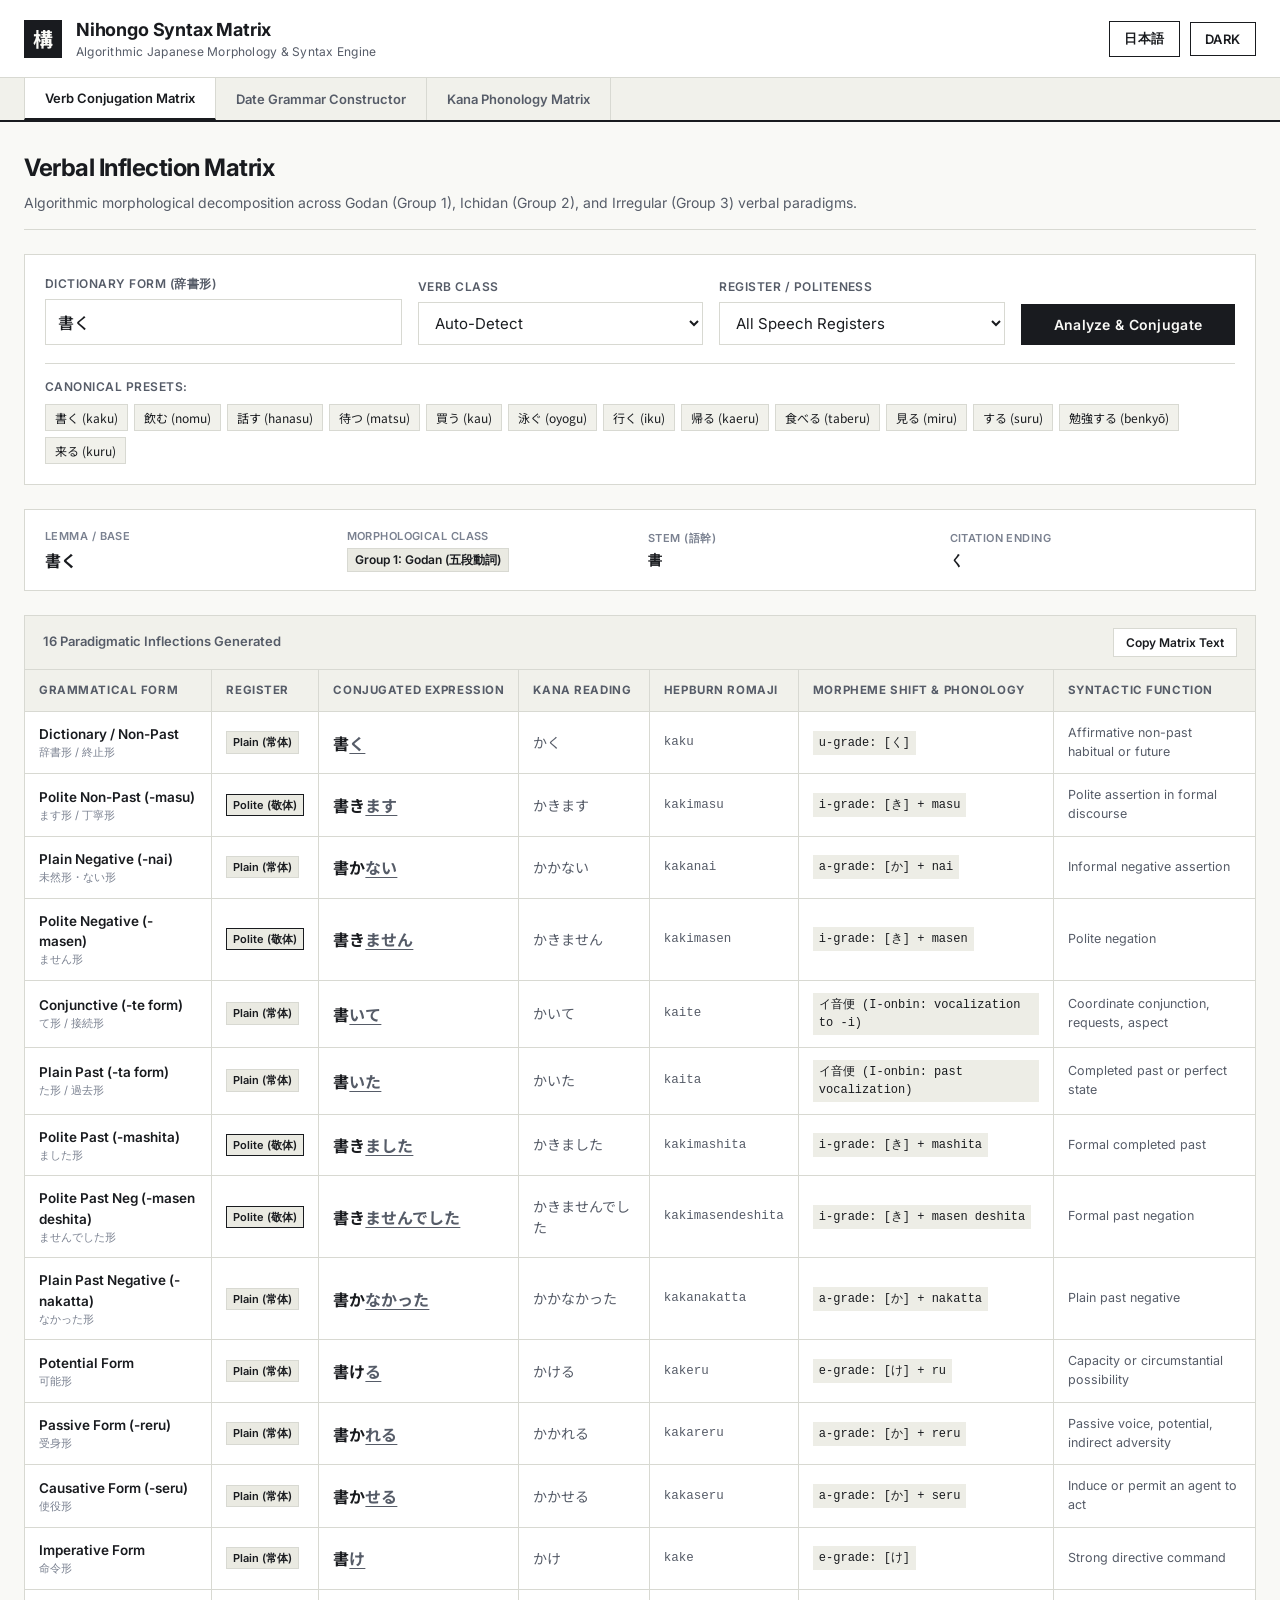
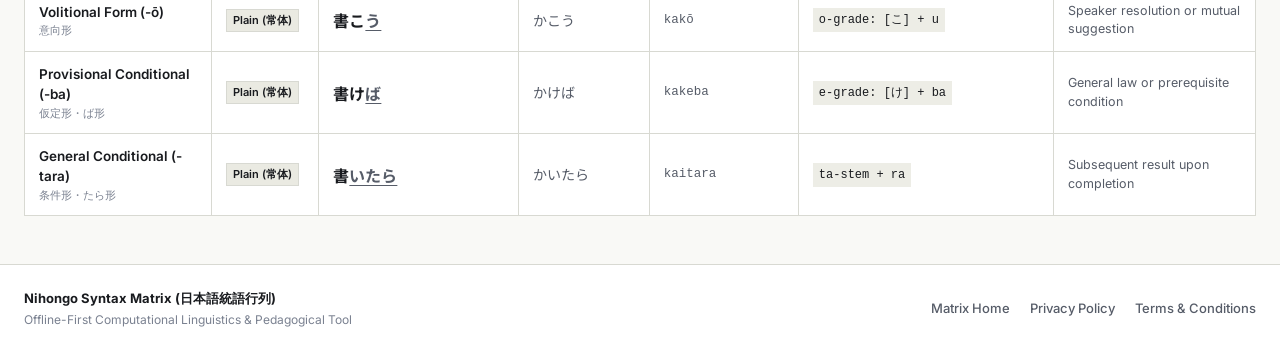
<file: index.html>
<!DOCTYPE html>
<html lang="en" data-theme="light">
<head>
  <meta charset="UTF-8">
  <meta name="viewport" content="width=device-width, initial-scale=1.0">
  <meta name="description" content="Nihongo Syntax Matrix: An offline-first algorithmic Japanese verb conjugator, morphological analyzer, and date grammar system.">
  <title>Nihongo Syntax Matrix | 日本語統語行列</title>
  <link rel="icon" type="image/svg+xml" href="data:image/svg+xml,%3Csvg xmlns='http://www.w3.org/2000/svg' viewBox='0 0 32 32'%3E%3Crect width='32' height='32' fill='%23191B1F'/%3E%3Ctext x='16' y='23' font-family='Noto Sans JP, sans-serif' font-size='18' font-weight='700' fill='%23F9F9F6' text-anchor='middle'%3E構%3C/text%3E%3C/svg%3E">
  <link rel="preconnect" href="https://fonts.googleapis.com">
  <link rel="preconnect" href="https://fonts.gstatic.com" crossorigin>
  <link href="https://fonts.googleapis.com/css2?family=Inter:wght@400;500;600;700&family=Noto+Sans+JP:wght@400;500;700&display=swap" rel="stylesheet">
  <link rel="stylesheet" href="style.css">
</head>
<body>
  <header class="app-header">
    <div class="header-inner">
      <div class="brand">
        <span class="brand-glyph">構</span>
        <div class="brand-text">
          <h1 class="brand-title" data-i18n="app_title">Nihongo Syntax Matrix</h1>
          <span class="brand-subtitle" data-i18n="app_subtitle">Algorithmic Japanese Morphology &amp; Syntax Engine</span>
        </div>
      </div>
      <nav class="nav-controls">
        <button id="lang-toggle" class="lang-toggle" type="button" aria-label="Toggle language">日本語</button>
        <button id="theme-toggle" class="theme-toggle" type="button" aria-label="Toggle theme">DARK</button>
      </nav>
    </div>
    <div class="sub-nav">
      <div class="tab-list" role="tablist">
        <button class="tab-btn active" data-tab="verb" role="tab" aria-selected="true" data-i18n="tab_verbs">Verb Conjugation Matrix</button>
        <button class="tab-btn" data-tab="date" role="tab" aria-selected="false" data-i18n="tab_dates">Date Grammar Constructor</button>
        <button class="tab-btn" data-tab="kana" role="tab" aria-selected="false" data-i18n="tab_kana">Kana Phonology Matrix</button>
      </div>
    </div>
  </header>

  <main class="app-main">
    <section id="section-verb" class="view-panel active" role="tabpanel">
      <div class="panel-header">
        <div class="panel-heading">
          <h2 data-i18n="verb_heading">Verbal Inflection Matrix</h2>
          <p class="panel-desc" data-i18n="verb_desc">Algorithmic morphological decomposition across Godan (Group 1), Ichidan (Group 2), and Irregular (Group 3) verbal paradigms.</p>
        </div>
      </div>

      <div class="control-box">
        <form id="verb-form" class="verb-form" onsubmit="return false;">
          <div class="form-group verb-field">
            <label for="verb-input" data-i18n="label_verb_input">Dictionary Form (辞書形)</label>
            <input type="text" id="verb-input" class="verb-input" placeholder="e.g., 書く, 食べる, 行く, くる..." value="書く" autocomplete="off" spellcheck="false">
          </div>

          <div class="form-group group-field">
            <label for="group-select" data-i18n="label_group_select">Verb Class</label>
            <select id="group-select" class="group-select">
              <option value="auto" data-i18n="opt_auto">Auto-Detect</option>
              <option value="godan" data-i18n="opt_godan">Group 1: Godan (五段動詞)</option>
              <option value="ichidan" data-i18n="opt_ichidan">Group 2: Ichidan (一段動詞)</option>
              <option value="irregular-suru" data-i18n="opt_suru">Group 3: Irregular する (サ変動詞)</option>
              <option value="irregular-kuru" data-i18n="opt_kuru">Group 3: Irregular くる (カ変動詞)</option>
            </select>
          </div>

          <div class="form-group filter-field">
            <label for="filter-select" data-i18n="label_filter_select">Register / Politeness</label>
            <select id="filter-select" class="filter-select">
              <option value="all" data-i18n="opt_filter_all">All Speech Registers</option>
              <option value="plain" data-i18n="opt_filter_plain">Plain Form (常体 / だ・である)</option>
              <option value="polite" data-i18n="opt_filter_polite">Polite Form (敬体 / です・ます)</option>
            </select>
          </div>

          <div class="form-group action-field">
            <label>&nbsp;</label>
            <button id="conjugate-btn" class="conjugate-btn" type="button" data-i18n="btn_conjugate">Analyze &amp; Conjugate</button>
          </div>
        </form>

        <div class="preset-row">
          <span class="preset-label" data-i18n="preset_label">Canonical Presets:</span>
          <div class="preset-buttons">
            <button class="preset-btn" type="button" data-verb="書く" data-group="godan">書く (kaku)</button>
            <button class="preset-btn" type="button" data-verb="飲む" data-group="godan">飲む (nomu)</button>
            <button class="preset-btn" type="button" data-verb="話す" data-group="godan">話す (hanasu)</button>
            <button class="preset-btn" type="button" data-verb="待つ" data-group="godan">待つ (matsu)</button>
            <button class="preset-btn" type="button" data-verb="買う" data-group="godan">買う (kau)</button>
            <button class="preset-btn" type="button" data-verb="泳ぐ" data-group="godan">泳ぐ (oyogu)</button>
            <button class="preset-btn" type="button" data-verb="行く" data-group="godan">行く (iku)</button>
            <button class="preset-btn" type="button" data-verb="帰る" data-group="godan">帰る (kaeru)</button>
            <button class="preset-btn" type="button" data-verb="食べる" data-group="ichidan">食べる (taberu)</button>
            <button class="preset-btn" type="button" data-verb="見る" data-group="ichidan">見る (miru)</button>
            <button class="preset-btn" type="button" data-verb="する" data-group="irregular-suru">する (suru)</button>
            <button class="preset-btn" type="button" data-verb="勉強する" data-group="irregular-suru">勉強する (benkyō)</button>
            <button class="preset-btn" type="button" data-verb="来る" data-group="irregular-kuru">来る (kuru)</button>
          </div>
        </div>
      </div>

      <div id="verb-summary" class="summary-card">
      </div>

      <div class="matrix-wrapper">
        <div class="matrix-toolbar">
          <span class="matrix-status" id="matrix-count">16 Paradigmatic Inflections Generated</span>
          <button id="copy-matrix-btn" class="util-btn" type="button" data-i18n="btn_copy_matrix">Copy Matrix Text</button>
        </div>
        <div class="matrix-table-container">
          <table class="matrix-table" id="matrix-table">
            <thead>
              <tr>
                <th data-i18n="th_form">Grammatical Form</th>
                <th data-i18n="th_register">Register</th>
                <th data-i18n="th_conjugated">Conjugated Expression</th>
                <th data-i18n="th_reading">Kana Reading</th>
                <th data-i18n="th_romaji">Hepburn Romaji</th>
                <th data-i18n="th_morpheme">Morpheme Shift &amp; Phonology</th>
                <th data-i18n="th_syntax">Syntactic Function</th>
              </tr>
            </thead>
            <tbody id="matrix-body">
            </tbody>
          </table>
        </div>
      </div>
    </section>

    <section id="section-date" class="view-panel" role="tabpanel">
      <div class="panel-header">
        <div class="panel-heading">
          <h2 data-i18n="date_heading">Calendar &amp; Temporal Syntax Constructor</h2>
          <p class="panel-desc" data-i18n="date_desc">Structural composition of Japanese date syntax (Year, Month, Day, Weekday), phonological mutations (音便), and particle assignment rules.</p>
        </div>
      </div>

      <div class="control-box">
        <div class="date-controls-grid">
          <div class="form-group">
            <label for="date-picker-input" data-i18n="label_date_picker">Interactive Date Selector</label>
            <input type="date" id="date-picker-input" class="date-picker-input">
          </div>
          <div class="form-group">
            <label for="year-select" data-i18n="label_year_input">Year (西暦年)</label>
            <input type="number" id="year-select" class="year-select" min="1868" max="2100" value="2026">
          </div>
          <div class="form-group">
            <label for="month-select" data-i18n="label_month_input">Month (月)</label>
            <select id="month-select" class="month-select"></select>
          </div>
          <div class="form-group">
            <label for="day-select" data-i18n="label_day_input">Day (日)</label>
            <select id="day-select" class="day-select"></select>
          </div>
          <div class="form-group action-field">
            <label>&nbsp;</label>
            <button id="set-today-btn" class="conjugate-btn" type="button" data-i18n="btn_today">Set to Today</button>
          </div>
        </div>
      </div>

      <div class="date-display-grid">
        <div class="date-card primary-card">
          <span class="card-caption" data-i18n="caption_standard_date">Standard Written Format (年月日)</span>
          <div class="date-kanji-large" id="date-kanji-display">2026年10月17日 (土)</div>
          <div class="date-era-line" id="date-era-display">令和8年10月17日 (土曜日)</div>
          <div class="date-kana-line" id="date-kana-display">にせんにじゅうろくねん じゅうがつ じゅうしちにち (どようび)</div>
          <div class="date-romaji-line" id="date-romaji-display">nisen nijūroku-nen jū-gatsu jūshichi-nichi (doyōbi)</div>
        </div>

        <div class="date-card breakdown-card">
          <span class="card-caption" data-i18n="caption_phonology_breakdown">Component Phonological Breakdown</span>
          <div class="breakdown-grid" id="date-breakdown-grid">
          </div>
        </div>
      </div>

      <div class="rules-container">
        <h3 class="rules-heading" data-i18n="heading_particle_rules">Syntactic Constraints &amp; Particle Mechanics</h3>
        <div class="rules-grid">
          <div class="rule-box">
            <div class="rule-badge" data-i18n="rule_badge_ni">Temporal Marker に (ni)</div>
            <h4 data-i18n="rule_ni_title">Absolute vs Relative Time Rule</h4>
            <p data-i18n="rule_ni_body" data-i18n-html>The case particle <strong>に (ni)</strong> marks an absolute, mathematically defined temporal point on the calendar. Conversely, relative temporal nouns (今日, 明日, 来週, 去年) strictly reject に.</p>
            <div class="rule-examples">
              <div class="example-item correct">
                <span class="status-marker">✓</span>
                <span class="example-text" id="sample-ni-valid">2026年10月17日<strong>に</strong>会議があります。</span>
                <span class="example-sub" data-i18n="sub_ni_valid">Grammatically required: Fixed calendar coordinate</span>
              </div>
              <div class="example-item incorrect">
                <span class="status-marker">✕</span>
                <span class="example-text">明日<strong>に</strong>会議があります。 (Unnatural)</span>
                <span class="example-sub" data-i18n="sub_ni_invalid">Syntax violation: Relative deictic noun blocks particle に</span>
              </div>
            </div>
          </div>

          <div class="rule-box">
            <div class="rule-badge" data-i18n="rule_badge_range">Span Markers から / まで</div>
            <h4 data-i18n="rule_range_title">Temporal Boundaries (Source &amp; Goal)</h4>
            <p data-i18n="rule_range_body" data-i18n-html>The postpositional particles <strong>から (kara)</strong> and <strong>まで (made)</strong> define the initial boundary (ablatival) and terminating boundary (terminative) of an interval.</p>
            <div class="rule-examples">
              <div class="example-item correct">
                <span class="status-marker">✓</span>
                <span class="example-text" id="sample-range">10月10日<strong>から</strong>10月17日<strong>まで</strong>研修を行います。</span>
                <span class="example-sub" data-i18n="sub_range_desc">Bounded interval: From the 10th until the 17th</span>
              </div>
            </div>
          </div>

          <div class="rule-box">
            <div class="rule-badge" data-i18n="rule_badge_counter">Calendar Date vs. Duration Counter</div>
            <h4 data-i18n="rule_counter_title">Point vs Interval Counter Morphology</h4>
            <p data-i18n="rule_counter_body" data-i18n-html>A calendar date identifies a precise location on the calendar, whereas duration expressions append the counter interval suffix <strong>間 (kan)</strong>.</p>
            <div class="rule-examples">
              <div class="example-item neutral">
                <span class="status-marker">・</span>
                <span class="example-text"><strong>1日</strong> (ついたち / tsuitachi) = 1st day of the month</span>
                <span class="example-sub" data-i18n="sub_counter_point">Point on calendar: Archaic 'tsukitachi' (moon rise)</span>
              </div>
              <div class="example-item neutral">
                <span class="status-marker">・</span>
                <span class="example-text"><strong>1日間</strong> (いちにちかん / ichinichikan) = For one day</span>
                <span class="example-sub" data-i18n="sub_counter_duration">Temporal duration: Sino-Japanese reading + 間 suffix</span>
              </div>
            </div>
          </div>
        </div>

        <div class="synthesizer-card">
          <div class="synthesizer-header">
            <h4 data-i18n="synthesizer_title">Contextual Sentence Synthesizer</h4>
            <p data-i18n="synthesizer_desc">Generate authentic Japanese sentences integrating the selected date with correct particle case frames.</p>
          </div>
          <div class="synthesizer-controls">
            <label for="predicate-select" data-i18n="label_predicate">Predicate Frame</label>
            <select id="predicate-select" class="predicate-select">
              <option value="meeting" data-i18n="pred_meeting">Point in Time: 会議があります (There is a meeting)</option>
              <option value="travel" data-i18n="pred_travel">Arrival Point: 日本へ行きます (I will go to Japan)</option>
              <option value="exam" data-i18n="pred_exam">Starting Point: 試験が始まります (The exam begins)</option>
              <option value="duration" data-i18n="pred_duration">Duration: 滞在します (I will stay)</option>
              <option value="deadline" data-i18n="pred_deadline">Deadline: レポートを提出します (I will submit the report)</option>
            </select>
          </div>
          <div class="synthesizer-output">
            <div class="synth-sentence" id="synth-sentence-ja">2026年10月17日に会議があります。</div>
            <div class="synth-reading" id="synth-sentence-kana">にせんにじゅうろくねん じゅうがつ じゅうしちにち に かいぎ が あります。</div>
            <div class="synth-gloss" id="synth-sentence-gloss">There is a meeting on October 17, 2026.</div>
          </div>
        </div>
      </div>
    </section>

    <section id="section-kana" class="view-panel" role="tabpanel">
      <div class="panel-header">
        <div class="panel-heading">
          <h2 data-i18n="kana_heading">Gojūon Phonology Matrix &amp; Verb Dan Association</h2>
          <p class="panel-desc" data-i18n="kana_desc">The classical Japanese phonetic grid (五十音図) mapping the five vowel grades (段: a, i, u, e, o) to Godan verbal stem transformations.</p>
        </div>
      </div>

      <div class="kana-layout-grid">
        <div class="kana-explanation-card">
          <h3 data-i18n="kana_explain_title">Structural Connection to Godan Inflection</h3>
          <p data-i18n="kana_explain_p1" data-i18n-html>In Japanese grammatical pedagogy, <strong>Godan (五段)</strong> literally translates to <em>"five grades"</em> or <em>"five steps"</em>. A Group 1 verb shifts its base consonant across all five vowel rows of the syllabary:</p>
          <ul class="dan-list">
            <li data-i18n="dan_a" data-i18n-html><strong>あ段 (a-grade):</strong> Irrealis stem (未然形) used for negative <em>-nai</em>, passive <em>-reru</em>, and causative <em>-seru</em>. (Note: Endings in <em>-u</em> shift to <em>-wa</em>).</li>
            <li data-i18n="dan_i" data-i18n-html><strong>い段 (i-grade):</strong> Continuative stem (連用形) used for polite <em>-masu</em>, compound verbs, and noun conversion.</li>
            <li data-i18n="dan_u" data-i18n-html><strong>う段 (u-grade):</strong> Terminal / Attributive form (終止形 / 連体形), the standard citation or dictionary form.</li>
            <li data-i18n="dan_e" data-i18n-html><strong>え段 (e-grade):</strong> Imperative (命令形) and Hypothetical stem (仮定形) for conditional <em>-ba</em> and potential verbs.</li>
            <li data-i18n="dan_o" data-i18n-html><strong>お段 (o-grade):</strong> Volitional stem (意向形) combined with <em>-u</em> (e.g., 書く → 書こう / kakō).</li>
          </ul>
        </div>

        <div class="kana-matrix-card">
          <div class="kana-toolbar">
            <div class="kana-toggle-group">
              <button class="kana-mode-btn active" data-script="hiragana" type="button">平仮名 (Hiragana)</button>
              <button class="kana-mode-btn" data-script="katakana" type="button">片仮名 (Katakana)</button>
            </div>
            <span class="kana-legend" data-i18n="kana_legend">5 Vowel Grades (段) × 10 Consonant Rows (行)</span>
          </div>
          <div class="kana-grid-container" id="kana-grid-container">
          </div>
        </div>
      </div>
    </section>
  </main>

  <footer class="app-footer">
    <div class="footer-inner">
      <div class="footer-left">
        <span class="footer-title">Nihongo Syntax Matrix (日本語統語行列)</span>
        <span class="footer-sub" data-i18n="footer_sub">Offline-First Computational Linguistics &amp; Pedagogical Tool</span>
      </div>
      <div class="footer-links">
        <a href="index.html" class="footer-link" data-i18n="link_home">Matrix Home</a>
        <a href="privacy.html" class="footer-link" data-i18n="link_privacy">Privacy Policy</a>
        <a href="terms.html" class="footer-link" data-i18n="link_terms">Terms &amp; Conditions</a>
      </div>
    </div>
  </footer>

  <script src="script.js"></script>
</body>
</html>
</file>
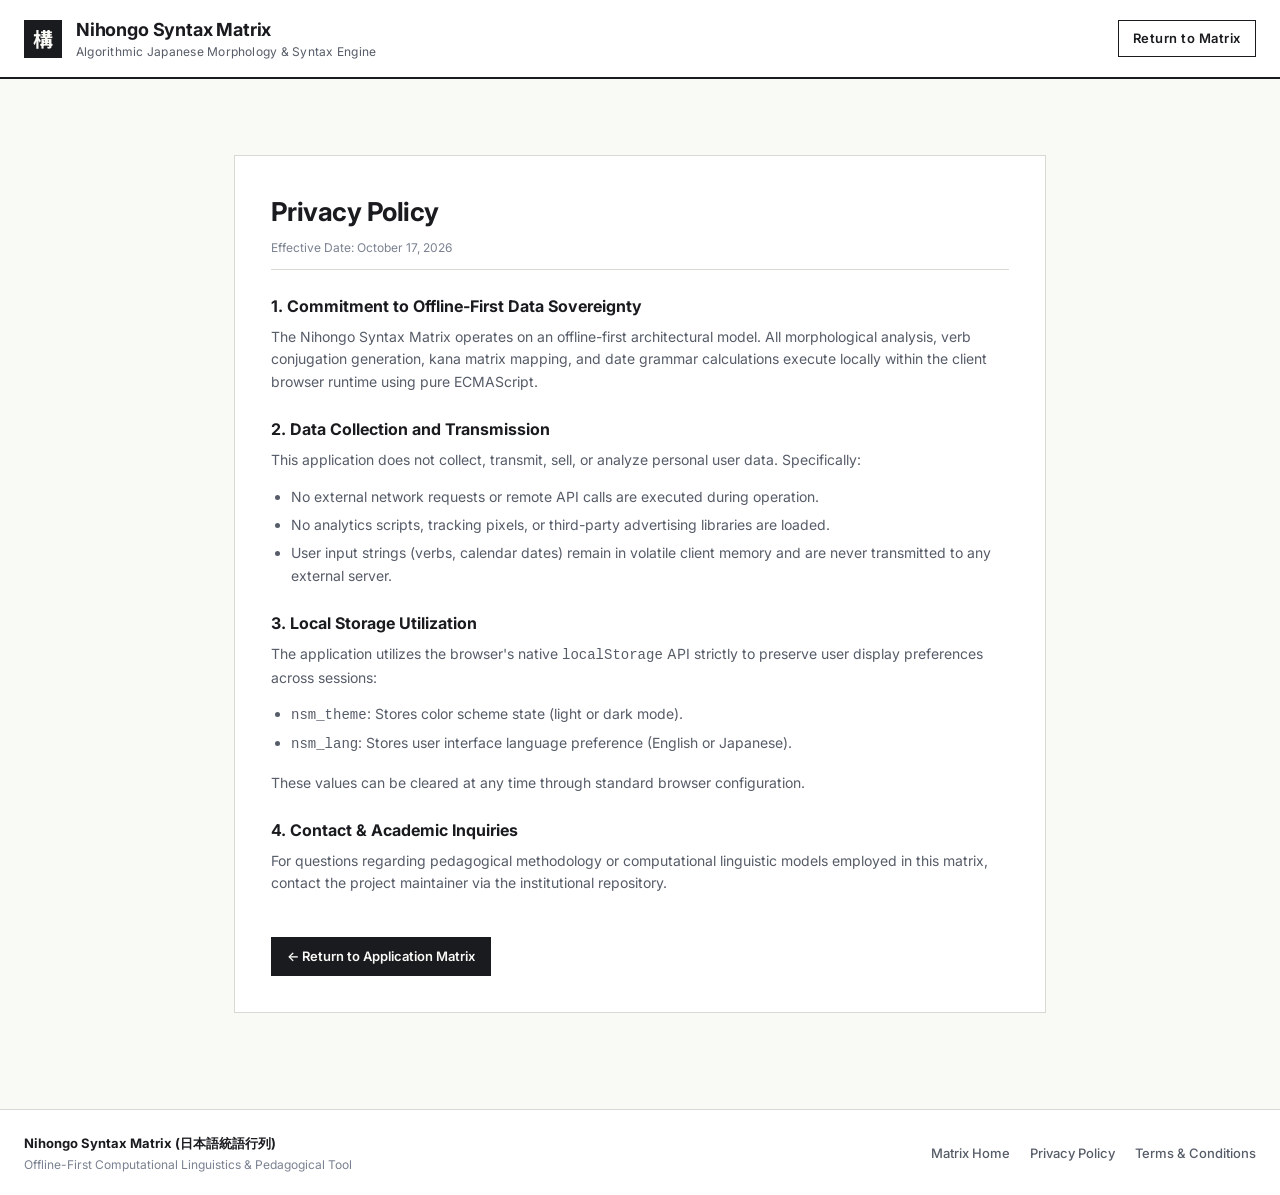
<file: privacy.html>
<!DOCTYPE html>
<html lang="en" data-theme="light">
<head>
  <meta charset="UTF-8">
  <meta name="viewport" content="width=device-width, initial-scale=1.0">
  <title>Privacy Policy | Nihongo Syntax Matrix</title>
  <link rel="icon" type="image/svg+xml" href="data:image/svg+xml,%3Csvg xmlns='http://www.w3.org/2000/svg' viewBox='0 0 32 32'%3E%3Crect width='32' height='32' fill='%23191B1F'/%3E%3Ctext x='16' y='23' font-family='Noto Sans JP, sans-serif' font-size='18' font-weight='700' fill='%23F9F9F6' text-anchor='middle'%3E構%3C/text%3E%3C/svg%3E">
  <link rel="preconnect" href="https://fonts.googleapis.com">
  <link rel="preconnect" href="https://fonts.gstatic.com" crossorigin>
  <link href="https://fonts.googleapis.com/css2?family=Inter:wght@400;500;600;700&family=Noto+Sans+JP:wght@400;500;700&display=swap" rel="stylesheet">
  <link rel="stylesheet" href="style.css">
</head>
<body>
  <header class="app-header">
    <div class="header-inner">
      <div class="brand">
        <span class="brand-glyph">構</span>
        <div class="brand-text">
          <h1 class="brand-title">Nihongo Syntax Matrix</h1>
          <span class="brand-subtitle">Algorithmic Japanese Morphology &amp; Syntax Engine</span>
        </div>
      </div>
      <nav class="nav-controls">
        <a href="index.html" class="lang-toggle" style="text-decoration:none; display:inline-block;">Return to Matrix</a>
      </nav>
    </div>
  </header>

  <main class="app-main">
    <div class="policy-container">
      <div class="policy-card">
        <h1>Privacy Policy</h1>
        <span class="policy-date">Effective Date: October 17, 2026</span>

        <h2>1. Commitment to Offline-First Data Sovereignty</h2>
        <p>The Nihongo Syntax Matrix operates on an offline-first architectural model. All morphological analysis, verb conjugation generation, kana matrix mapping, and date grammar calculations execute locally within the client browser runtime using pure ECMAScript.</p>

        <h2>2. Data Collection and Transmission</h2>
        <p>This application does not collect, transmit, sell, or analyze personal user data. Specifically:</p>
        <ul>
          <li>No external network requests or remote API calls are executed during operation.</li>
          <li>No analytics scripts, tracking pixels, or third-party advertising libraries are loaded.</li>
          <li>User input strings (verbs, calendar dates) remain in volatile client memory and are never transmitted to any external server.</li>
        </ul>

        <h2>3. Local Storage Utilization</h2>
        <p>The application utilizes the browser's native <code>localStorage</code> API strictly to preserve user display preferences across sessions:</p>
        <ul>
          <li><code>nsm_theme</code>: Stores color scheme state (light or dark mode).</li>
          <li><code>nsm_lang</code>: Stores user interface language preference (English or Japanese).</li>
        </ul>
        <p>These values can be cleared at any time through standard browser configuration.</p>

        <h2>4. Contact &amp; Academic Inquiries</h2>
        <p>For questions regarding pedagogical methodology or computational linguistic models employed in this matrix, contact the project maintainer via the institutional repository.</p>

        <a href="index.html" class="back-link">&larr; Return to Application Matrix</a>
      </div>
    </div>
  </main>

  <footer class="app-footer">
    <div class="footer-inner">
      <div class="footer-left">
        <span class="footer-title">Nihongo Syntax Matrix (日本語統語行列)</span>
        <span class="footer-sub">Offline-First Computational Linguistics &amp; Pedagogical Tool</span>
      </div>
      <div class="footer-links">
        <a href="index.html" class="footer-link">Matrix Home</a>
        <a href="privacy.html" class="footer-link">Privacy Policy</a>
        <a href="terms.html" class="footer-link">Terms &amp; Conditions</a>
      </div>
    </div>
  </footer>

  <script>
    try {
      const savedTheme = localStorage.getItem('nsm_theme');
      if (savedTheme) {
        document.documentElement.setAttribute('data-theme', savedTheme);
      }
    } catch(e) {}
  </script>
</body>
</html>
</file>
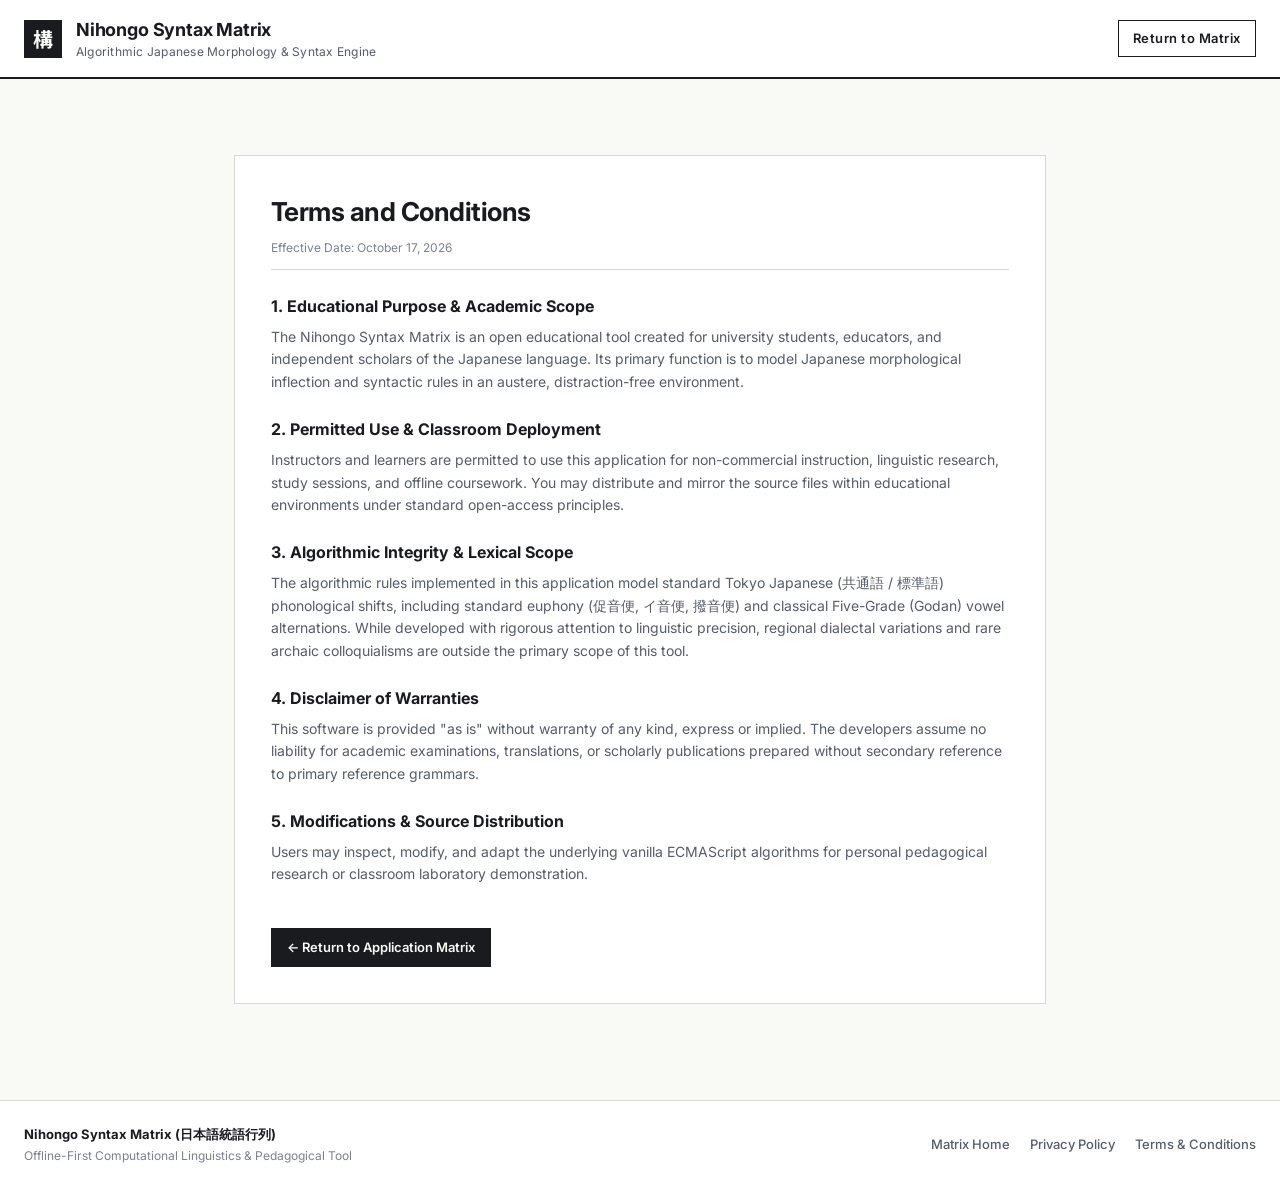
<file: terms.html>
<!DOCTYPE html>
<html lang="en" data-theme="light">
<head>
  <meta charset="UTF-8">
  <meta name="viewport" content="width=device-width, initial-scale=1.0">
  <title>Terms and Conditions | Nihongo Syntax Matrix</title>
  <link rel="icon" type="image/svg+xml" href="data:image/svg+xml,%3Csvg xmlns='http://www.w3.org/2000/svg' viewBox='0 0 32 32'%3E%3Crect width='32' height='32' fill='%23191B1F'/%3E%3Ctext x='16' y='23' font-family='Noto Sans JP, sans-serif' font-size='18' font-weight='700' fill='%23F9F9F6' text-anchor='middle'%3E構%3C/text%3E%3C/svg%3E">
  <link rel="preconnect" href="https://fonts.googleapis.com">
  <link rel="preconnect" href="https://fonts.gstatic.com" crossorigin>
  <link href="https://fonts.googleapis.com/css2?family=Inter:wght@400;500;600;700&family=Noto+Sans+JP:wght@400;500;700&display=swap" rel="stylesheet">
  <link rel="stylesheet" href="style.css">
</head>
<body>
  <header class="app-header">
    <div class="header-inner">
      <div class="brand">
        <span class="brand-glyph">構</span>
        <div class="brand-text">
          <h1 class="brand-title">Nihongo Syntax Matrix</h1>
          <span class="brand-subtitle">Algorithmic Japanese Morphology &amp; Syntax Engine</span>
        </div>
      </div>
      <nav class="nav-controls">
        <a href="index.html" class="lang-toggle" style="text-decoration:none; display:inline-block;">Return to Matrix</a>
      </nav>
    </div>
  </header>

  <main class="app-main">
    <div class="policy-container">
      <div class="policy-card">
        <h1>Terms and Conditions</h1>
        <span class="policy-date">Effective Date: October 17, 2026</span>

        <h2>1. Educational Purpose &amp; Academic Scope</h2>
        <p>The Nihongo Syntax Matrix is an open educational tool created for university students, educators, and independent scholars of the Japanese language. Its primary function is to model Japanese morphological inflection and syntactic rules in an austere, distraction-free environment.</p>

        <h2>2. Permitted Use &amp; Classroom Deployment</h2>
        <p>Instructors and learners are permitted to use this application for non-commercial instruction, linguistic research, study sessions, and offline coursework. You may distribute and mirror the source files within educational environments under standard open-access principles.</p>

        <h2>3. Algorithmic Integrity &amp; Lexical Scope</h2>
        <p>The algorithmic rules implemented in this application model standard Tokyo Japanese (共通語 / 標準語) phonological shifts, including standard euphony (促音便, イ音便, 撥音便) and classical Five-Grade (Godan) vowel alternations. While developed with rigorous attention to linguistic precision, regional dialectal variations and rare archaic colloquialisms are outside the primary scope of this tool.</p>

        <h2>4. Disclaimer of Warranties</h2>
        <p>This software is provided "as is" without warranty of any kind, express or implied. The developers assume no liability for academic examinations, translations, or scholarly publications prepared without secondary reference to primary reference grammars.</p>

        <h2>5. Modifications &amp; Source Distribution</h2>
        <p>Users may inspect, modify, and adapt the underlying vanilla ECMAScript algorithms for personal pedagogical research or classroom laboratory demonstration.</p>

        <a href="index.html" class="back-link">&larr; Return to Application Matrix</a>
      </div>
    </div>
  </main>

  <footer class="app-footer">
    <div class="footer-inner">
      <div class="footer-left">
        <span class="footer-title">Nihongo Syntax Matrix (日本語統語行列)</span>
        <span class="footer-sub">Offline-First Computational Linguistics &amp; Pedagogical Tool</span>
      </div>
      <div class="footer-links">
        <a href="index.html" class="footer-link">Matrix Home</a>
        <a href="privacy.html" class="footer-link">Privacy Policy</a>
        <a href="terms.html" class="footer-link">Terms &amp; Conditions</a>
      </div>
    </div>
  </footer>

  <script>
    try {
      const savedTheme = localStorage.getItem('nsm_theme');
      if (savedTheme) {
        document.documentElement.setAttribute('data-theme', savedTheme);
      }
    } catch(e) {}
  </script>
</body>
</html>
</file>
<file: style.css>
:root {
  --bg: #F9F9F6;
  --surface: #FFFFFF;
  --surface-alt: #F1F1EB;
  --border: #D8D9D2;
  --border-strong: #191B1F;
  --text: #191B1F;
  --text-secondary: #565C68;
  --text-muted: #7A8190;
  --accent: #191B1F;
  --accent-contrast: #F9F9F6;
  --accent-hover: #333842;
  --cell-hover: #ECECE5;
  --tag-bg: #EAEAE2;
  --code-bg: #EDEDE6;
  --success: #1E5C38;
  --error: #8C2424;
  --font-base: 'Inter', -apple-system, BlinkMacSystemFont, 'Segoe UI', Roboto, Helvetica, Arial, sans-serif;
  --font-jp: 'Noto Sans JP', 'Hiragino Kaku Gothic ProN', 'BIZ UDPGothic', 'Meiryo', sans-serif;
  --font-mono: 'SFMono-Regular', Consolas, 'Liberation Mono', Menlo, monospace;
}

[data-theme="dark"] {
  --bg: #141619;
  --surface: #1B1E23;
  --surface-alt: #22262D;
  --border: #2D333E;
  --border-strong: #E2E4E9;
  --text: #E5E7EB;
  --text-secondary: #9DA3AE;
  --text-muted: #6B7280;
  --accent: #E5E7EB;
  --accent-contrast: #141619;
  --accent-hover: #CCCCCC;
  --cell-hover: #262B34;
  --tag-bg: #272C36;
  --code-bg: #1E2229;
  --success: #48BB78;
  --error: #F56565;
}

* {
  box-sizing: border-box;
  margin: 0;
  padding: 0;
  border-radius: 0 !important;
}

body {
  background-color: var(--bg);
  color: var(--text);
  font-family: var(--font-base);
  font-size: 15px;
  line-height: 1.5;
  min-height: 100vh;
  display: flex;
  flex-direction: column;
  -webkit-font-smoothing: antialiased;
  -moz-osx-font-smoothing: grayscale;
}

.app-header {
  border-bottom: 2px solid var(--border-strong);
  background-color: var(--surface);
  position: sticky;
  top: 0;
  z-index: 100;
}

.header-inner {
  max-width: 1360px;
  margin: 0 auto;
  padding: 16px 24px;
  display: flex;
  justify-content: space-between;
  align-items: center;
  gap: 16px;
}

.brand {
  display: flex;
  align-items: center;
  gap: 14px;
}

.brand-glyph {
  display: inline-flex;
  align-items: center;
  justify-content: center;
  width: 38px;
  height: 38px;
  background-color: var(--accent);
  color: var(--accent-contrast);
  font-family: var(--font-jp);
  font-size: 20px;
  font-weight: 700;
  line-height: 1;
}

.brand-title {
  font-size: 18px;
  font-weight: 700;
  letter-spacing: -0.01em;
  color: var(--text);
}

.brand-subtitle {
  display: block;
  font-size: 12px;
  color: var(--text-secondary);
  font-weight: 400;
  letter-spacing: 0.02em;
}

.nav-controls {
  display: flex;
  align-items: center;
  gap: 10px;
}

.lang-toggle,
.theme-toggle {
  background-color: transparent;
  color: var(--text);
  border: 1px solid var(--border-strong);
  padding: 8px 14px;
  font-size: 13px;
  font-weight: 600;
  cursor: pointer;
  letter-spacing: 0.04em;
  font-family: inherit;
  transition: background-color 0.15s ease, color 0.15s ease;
}

.lang-toggle:hover,
.theme-toggle:hover {
  background-color: var(--accent);
  color: var(--accent-contrast);
}

.sub-nav {
  border-top: 1px solid var(--border);
  background-color: var(--surface-alt);
}

.tab-list {
  max-width: 1360px;
  margin: 0 auto;
  padding: 0 24px;
  display: flex;
  overflow-x: auto;
}

.tab-btn {
  background-color: transparent;
  color: var(--text-secondary);
  border: none;
  border-right: 1px solid var(--border);
  padding: 12px 20px;
  font-size: 13px;
  font-weight: 600;
  cursor: pointer;
  white-space: nowrap;
  font-family: inherit;
  transition: background-color 0.15s ease, color 0.15s ease;
}

.tab-btn:first-child {
  border-left: 1px solid var(--border);
}

.tab-btn:hover {
  background-color: var(--surface);
  color: var(--text);
}

.tab-btn.active {
  background-color: var(--surface);
  color: var(--text);
  border-bottom: 2px solid var(--border-strong);
}

.app-main {
  flex: 1;
  max-width: 1360px;
  width: 100%;
  margin: 0 auto;
  padding: 28px 24px 48px;
}

.view-panel {
  display: none;
}

.view-panel.active {
  display: block;
}

.panel-header {
  margin-bottom: 24px;
  border-bottom: 1px solid var(--border);
  padding-bottom: 16px;
}

.panel-heading h2 {
  font-size: 24px;
  font-weight: 700;
  letter-spacing: -0.02em;
  margin-bottom: 6px;
}

.panel-desc {
  font-size: 14px;
  color: var(--text-secondary);
  max-width: 900px;
}

.control-box {
  background-color: var(--surface);
  border: 1px solid var(--border);
  padding: 20px;
  margin-bottom: 24px;
}

.verb-form {
  display: grid;
  grid-template-columns: 2fr 1.6fr 1.6fr 1.2fr;
  gap: 16px;
  align-items: flex-end;
}

.form-group {
  display: flex;
  flex-direction: column;
  gap: 6px;
}

.form-group label {
  font-size: 12px;
  font-weight: 600;
  color: var(--text-secondary);
  text-transform: uppercase;
  letter-spacing: 0.04em;
}

.verb-input,
.group-select,
.filter-select,
.date-picker-input,
.year-select,
.month-select,
.day-select,
.predicate-select {
  width: 100%;
  background-color: var(--surface);
  color: var(--text);
  border: 1px solid var(--border);
  padding: 10px 12px;
  font-size: 15px;
  font-family: inherit;
  outline: none;
  transition: border-color 0.15s ease;
}

.verb-input {
  font-family: var(--font-jp);
  font-size: 16px;
  font-weight: 500;
}

.verb-input:focus,
.group-select:focus,
.filter-select:focus,
.date-picker-input:focus,
.year-select:focus,
.month-select:focus,
.day-select:focus,
.predicate-select:focus {
  border-color: var(--border-strong);
}

.conjugate-btn {
  background-color: var(--accent);
  color: var(--accent-contrast);
  border: 1px solid var(--border-strong);
  padding: 11px 16px;
  font-size: 14px;
  font-weight: 600;
  cursor: pointer;
  width: 100%;
  letter-spacing: 0.02em;
  font-family: inherit;
  transition: background-color 0.15s ease, opacity 0.15s ease;
}

.conjugate-btn:hover {
  background-color: var(--accent-hover);
}

.preset-row {
  margin-top: 18px;
  padding-top: 14px;
  border-top: 1px solid var(--border);
  display: flex;
  flex-wrap: wrap;
  align-items: center;
  gap: 8px;
}

.preset-label {
  font-size: 12px;
  font-weight: 600;
  color: var(--text-secondary);
  text-transform: uppercase;
  letter-spacing: 0.04em;
  margin-right: 6px;
}

.preset-buttons {
  display: flex;
  flex-wrap: wrap;
  gap: 6px;
}

.preset-btn {
  background-color: var(--surface-alt);
  color: var(--text);
  border: 1px solid var(--border);
  padding: 4px 9px;
  font-size: 12px;
  font-family: var(--font-jp);
  cursor: pointer;
  transition: background-color 0.12s ease, border-color 0.12s ease;
}

.preset-btn:hover {
  background-color: var(--tag-bg);
  border-color: var(--border-strong);
}

.summary-card {
  background-color: var(--surface);
  border: 1px solid var(--border);
  padding: 18px 20px;
  margin-bottom: 24px;
  display: grid;
  grid-template-columns: repeat(auto-fit, minmax(180px, 1fr));
  gap: 16px;
  align-items: center;
}

.summary-item {
  display: flex;
  flex-direction: column;
  gap: 3px;
}

.summary-label {
  font-size: 11px;
  font-weight: 600;
  color: var(--text-muted);
  text-transform: uppercase;
  letter-spacing: 0.04em;
}

.summary-value {
  font-size: 16px;
  font-weight: 700;
  color: var(--text);
  font-family: var(--font-jp);
}

.summary-value.meta-text {
  font-family: var(--font-base);
  font-size: 14px;
}

.summary-tag {
  display: inline-block;
  padding: 2px 7px;
  background-color: var(--tag-bg);
  border: 1px solid var(--border);
  font-size: 12px;
  font-weight: 600;
  width: fit-content;
}

.matrix-wrapper {
  background-color: var(--surface);
  border: 1px solid var(--border);
}

.matrix-toolbar {
  padding: 12px 18px;
  border-bottom: 1px solid var(--border);
  display: flex;
  justify-content: space-between;
  align-items: center;
  background-color: var(--surface-alt);
}

.matrix-status {
  font-size: 13px;
  font-weight: 600;
  color: var(--text-secondary);
}

.util-btn {
  background-color: var(--surface);
  color: var(--text);
  border: 1px solid var(--border);
  padding: 6px 12px;
  font-size: 12px;
  font-weight: 600;
  cursor: pointer;
  font-family: inherit;
  transition: background-color 0.15s ease, border-color 0.15s ease;
}

.util-btn:hover {
  background-color: var(--accent);
  color: var(--accent-contrast);
  border-color: var(--border-strong);
}

.matrix-table-container {
  overflow-x: auto;
}

.matrix-table {
  width: 100%;
  border-collapse: collapse;
  text-align: left;
  font-size: 13.5px;
}

.matrix-table th {
  background-color: var(--surface-alt);
  color: var(--text-secondary);
  font-size: 11.5px;
  font-weight: 700;
  text-transform: uppercase;
  letter-spacing: 0.05em;
  padding: 12px 14px;
  border-bottom: 1px solid var(--border);
  border-right: 1px solid var(--border);
  white-space: nowrap;
}

.matrix-table th:last-child {
  border-right: none;
}

.matrix-table td {
  padding: 12px 14px;
  border-bottom: 1px solid var(--border);
  border-right: 1px solid var(--border);
  vertical-align: middle;
}

.matrix-table td:last-child {
  border-right: none;
}

.matrix-table tr:last-child td {
  border-bottom: none;
}

.matrix-table tr:hover td {
  background-color: var(--cell-hover);
}

.form-cell {
  font-weight: 600;
  color: var(--text);
}

.form-cell small {
  display: block;
  font-size: 11px;
  color: var(--text-muted);
  font-weight: 400;
}

.register-badge {
  display: inline-block;
  font-size: 11px;
  font-weight: 600;
  padding: 2px 6px;
  border: 1px solid var(--border);
  background-color: var(--tag-bg);
  white-space: nowrap;
}

.register-badge.polite {
  border-color: var(--border-strong);
}

.conjugated-cell {
  font-family: var(--font-jp);
  font-size: 16px;
  font-weight: 700;
  color: var(--text);
  white-space: nowrap;
}

.conjugated-stem {
  color: var(--text);
}

.conjugated-suffix {
  color: var(--text-secondary);
  text-decoration: underline;
  text-underline-offset: 3px;
}

.reading-cell {
  font-family: var(--font-jp);
  font-size: 14px;
  color: var(--text-secondary);
}

.romaji-cell {
  font-family: var(--font-mono);
  font-size: 12.5px;
  color: var(--text-secondary);
}

.morpheme-cell {
  font-family: var(--font-mono);
  font-size: 12px;
  background-color: var(--code-bg);
  padding: 3px 6px;
  display: inline-block;
}

.syntax-cell {
  font-size: 12.5px;
  color: var(--text-secondary);
  max-width: 320px;
}

.date-controls-grid {
  display: grid;
  grid-template-columns: 2fr 1fr 1.2fr 1.2fr 1fr;
  gap: 16px;
  align-items: flex-end;
}

.date-display-grid {
  display: grid;
  grid-template-columns: 1.4fr 1fr;
  gap: 24px;
  margin-bottom: 28px;
}

.date-card {
  background-color: var(--surface);
  border: 1px solid var(--border);
  padding: 24px;
}

.card-caption {
  display: block;
  font-size: 11px;
  font-weight: 700;
  color: var(--text-muted);
  text-transform: uppercase;
  letter-spacing: 0.05em;
  margin-bottom: 12px;
}

.date-kanji-large {
  font-family: var(--font-jp);
  font-size: 32px;
  font-weight: 700;
  letter-spacing: 0.02em;
  margin-bottom: 8px;
  line-height: 1.2;
}

.date-era-line {
  font-family: var(--font-jp);
  font-size: 18px;
  font-weight: 600;
  color: var(--text-secondary);
  margin-bottom: 10px;
}

.date-kana-line {
  font-family: var(--font-jp);
  font-size: 15px;
  color: var(--text-secondary);
  margin-bottom: 6px;
}

.date-romaji-line {
  font-family: var(--font-mono);
  font-size: 13.5px;
  color: var(--text-muted);
}

.breakdown-grid {
  display: grid;
  grid-template-columns: repeat(2, 1fr);
  gap: 12px;
}

.breakdown-item {
  border: 1px solid var(--border);
  padding: 10px 12px;
  background-color: var(--surface-alt);
}

.breakdown-label {
  font-size: 11px;
  font-weight: 700;
  color: var(--text-muted);
  text-transform: uppercase;
  margin-bottom: 4px;
}

.breakdown-kanji {
  font-family: var(--font-jp);
  font-size: 16px;
  font-weight: 700;
}

.breakdown-kana {
  font-family: var(--font-jp);
  font-size: 13px;
  color: var(--text-secondary);
}

.breakdown-tag {
  display: inline-block;
  font-size: 10.5px;
  font-weight: 600;
  padding: 1px 5px;
  margin-top: 4px;
  border: 1px solid var(--border);
}

.breakdown-tag.irregular {
  background-color: var(--tag-bg);
  border-color: var(--border-strong);
  font-weight: 700;
}

.rules-container {
  margin-top: 8px;
}

.rules-heading {
  font-size: 18px;
  font-weight: 700;
  margin-bottom: 16px;
  letter-spacing: -0.01em;
}

.rules-grid {
  display: grid;
  grid-template-columns: repeat(3, 1fr);
  gap: 16px;
  margin-bottom: 24px;
}

.rule-box {
  background-color: var(--surface);
  border: 1px solid var(--border);
  padding: 18px;
  display: flex;
  flex-direction: column;
  gap: 10px;
}

.rule-badge {
  font-size: 11px;
  font-weight: 700;
  text-transform: uppercase;
  letter-spacing: 0.05em;
  padding: 3px 8px;
  background-color: var(--accent);
  color: var(--accent-contrast);
  width: fit-content;
}

.rule-box h4 {
  font-size: 15px;
  font-weight: 700;
}

.rule-box p {
  font-size: 13px;
  color: var(--text-secondary);
  line-height: 1.45;
}

.rule-examples {
  margin-top: auto;
  display: flex;
  flex-direction: column;
  gap: 8px;
}

.example-item {
  border: 1px solid var(--border);
  padding: 8px 10px;
  background-color: var(--surface-alt);
  font-size: 12.5px;
}

.example-item.correct {
  border-left: 3px solid var(--success);
}

.example-item.incorrect {
  border-left: 3px solid var(--error);
}

.example-item.neutral {
  border-left: 3px solid var(--border-strong);
}

.status-marker {
  font-weight: 700;
  margin-right: 6px;
}

.example-item.correct .status-marker {
  color: var(--success);
}

.example-item.incorrect .status-marker {
  color: var(--error);
}

.example-text {
  font-family: var(--font-jp);
  display: block;
}

.example-sub {
  display: block;
  font-size: 11px;
  color: var(--text-muted);
  margin-top: 3px;
}

.synthesizer-card {
  background-color: var(--surface);
  border: 1px solid var(--border);
  padding: 22px;
}

.synthesizer-header h4 {
  font-size: 16px;
  font-weight: 700;
  margin-bottom: 4px;
}

.synthesizer-header p {
  font-size: 13px;
  color: var(--text-secondary);
  margin-bottom: 16px;
}

.synthesizer-controls {
  margin-bottom: 16px;
  max-width: 480px;
}

.synthesizer-controls label {
  display: block;
  font-size: 11.5px;
  font-weight: 700;
  text-transform: uppercase;
  color: var(--text-secondary);
  margin-bottom: 6px;
}

.synthesizer-output {
  border: 1px solid var(--border);
  padding: 16px;
  background-color: var(--surface-alt);
}

.synth-sentence {
  font-family: var(--font-jp);
  font-size: 20px;
  font-weight: 700;
  color: var(--text);
  margin-bottom: 6px;
}

.synth-reading {
  font-family: var(--font-jp);
  font-size: 14px;
  color: var(--text-secondary);
  margin-bottom: 6px;
}

.synth-gloss {
  font-size: 13.5px;
  color: var(--text-muted);
  font-style: italic;
}

.kana-layout-grid {
  display: grid;
  grid-template-columns: 360px 1fr;
  gap: 24px;
}

.kana-explanation-card {
  background-color: var(--surface);
  border: 1px solid var(--border);
  padding: 22px;
}

.kana-explanation-card h3 {
  font-size: 16px;
  font-weight: 700;
  margin-bottom: 12px;
}

.kana-explanation-card p {
  font-size: 13px;
  color: var(--text-secondary);
  margin-bottom: 16px;
  line-height: 1.5;
}

.dan-list {
  list-style: none;
  display: flex;
  flex-direction: column;
  gap: 12px;
}

.dan-list li {
  font-size: 12.5px;
  color: var(--text);
  padding: 8px 10px;
  background-color: var(--surface-alt);
  border-left: 3px solid var(--border-strong);
  line-height: 1.45;
}

.kana-matrix-card {
  background-color: var(--surface);
  border: 1px solid var(--border);
  padding: 20px;
}

.kana-toolbar {
  display: flex;
  justify-content: space-between;
  align-items: center;
  margin-bottom: 18px;
  padding-bottom: 14px;
  border-bottom: 1px solid var(--border);
}

.kana-toggle-group {
  display: flex;
  gap: 0;
}

.kana-mode-btn {
  background-color: transparent;
  color: var(--text);
  border: 1px solid var(--border);
  padding: 6px 14px;
  font-size: 12.5px;
  font-weight: 600;
  cursor: pointer;
  font-family: inherit;
}

.kana-mode-btn:first-child {
  border-right: none;
}

.kana-mode-btn.active {
  background-color: var(--accent);
  color: var(--accent-contrast);
  border-color: var(--accent);
}

.kana-legend {
  font-size: 12px;
  color: var(--text-muted);
}

.kana-grid-container {
  display: grid;
  grid-template-columns: repeat(6, 1fr);
  gap: 6px;
}

.kana-cell {
  border: 1px solid var(--border);
  background-color: var(--surface-alt);
  padding: 10px 4px;
  text-align: center;
  transition: background-color 0.12s ease;
}

.kana-cell:hover {
  background-color: var(--cell-hover);
}

.kana-cell.header-cell {
  background-color: var(--accent);
  color: var(--accent-contrast);
  border-color: var(--accent);
  font-weight: 700;
  font-size: 12px;
  padding: 8px 4px;
}

.kana-cell.row-header {
  background-color: var(--tag-bg);
  font-weight: 700;
  font-size: 12px;
  color: var(--text-secondary);
}

.kana-cell.empty {
  background-color: transparent;
  border-color: transparent;
}

.kana-char {
  font-family: var(--font-jp);
  font-size: 18px;
  font-weight: 700;
  display: block;
  line-height: 1.2;
}

.kana-romaji {
  font-family: var(--font-mono);
  font-size: 11px;
  color: var(--text-muted);
  display: block;
}

.app-footer {
  border-top: 1px solid var(--border);
  background-color: var(--surface);
  margin-top: auto;
}

.footer-inner {
  max-width: 1360px;
  margin: 0 auto;
  padding: 24px;
  display: flex;
  justify-content: space-between;
  align-items: center;
  flex-wrap: wrap;
  gap: 16px;
}

.footer-left {
  display: flex;
  flex-direction: column;
  gap: 2px;
}

.footer-title {
  font-size: 13px;
  font-weight: 700;
  color: var(--text);
}

.footer-sub {
  font-size: 12px;
  color: var(--text-muted);
}

.footer-links {
  display: flex;
  align-items: center;
  gap: 20px;
}

.footer-link {
  color: var(--text-secondary);
  text-decoration: none;
  font-size: 13px;
  font-weight: 500;
  transition: color 0.12s ease;
}

.footer-link:hover {
  color: var(--text);
  text-decoration: underline;
}

.policy-container {
  max-width: 860px;
  margin: 0 auto;
  padding: 48px 24px;
}

.policy-card {
  background-color: var(--surface);
  border: 1px solid var(--border);
  padding: 36px;
}

.policy-card h1 {
  font-size: 26px;
  font-weight: 700;
  margin-bottom: 8px;
  letter-spacing: -0.02em;
}

.policy-date {
  font-size: 12px;
  color: var(--text-muted);
  margin-bottom: 24px;
  display: block;
  border-bottom: 1px solid var(--border);
  padding-bottom: 12px;
}

.policy-card h2 {
  font-size: 16px;
  font-weight: 700;
  margin-top: 24px;
  margin-bottom: 8px;
}

.policy-card p {
  font-size: 14px;
  color: var(--text-secondary);
  line-height: 1.6;
  margin-bottom: 14px;
}

.policy-card ul {
  padding-left: 20px;
  margin-bottom: 16px;
}

.policy-card li {
  font-size: 14px;
  color: var(--text-secondary);
  line-height: 1.6;
  margin-bottom: 6px;
}

.back-link {
  display: inline-block;
  margin-top: 28px;
  padding: 10px 16px;
  background-color: var(--accent);
  color: var(--accent-contrast);
  text-decoration: none;
  font-size: 13px;
  font-weight: 600;
  transition: background-color 0.15s ease;
}

.back-link:hover {
  background-color: var(--accent-hover);
}

/* media queries so mobile doesn't look completely broken */
@media (max-width: 1024px) {
  .verb-form {
    grid-template-columns: 1fr 1fr;
  }
  .date-controls-grid {
    grid-template-columns: 1fr 1fr;
  }
  .date-display-grid {
    grid-template-columns: 1fr;
  }
  .rules-grid {
    grid-template-columns: 1fr;
  }
  .kana-layout-grid {
    grid-template-columns: 1fr;
  }
}

@media (max-width: 640px) {
  .header-inner {
    flex-direction: column;
    align-items: flex-start;
  }
  .nav-controls {
    width: 100%;
    justify-content: flex-end;
  }
  .verb-form {
    grid-template-columns: 1fr;
  }
  .date-controls-grid {
    grid-template-columns: 1fr;
  }
  .breakdown-grid {
    grid-template-columns: 1fr;
  }
  .footer-inner {
    flex-direction: column;
    align-items: flex-start;
  }
}
</file>
